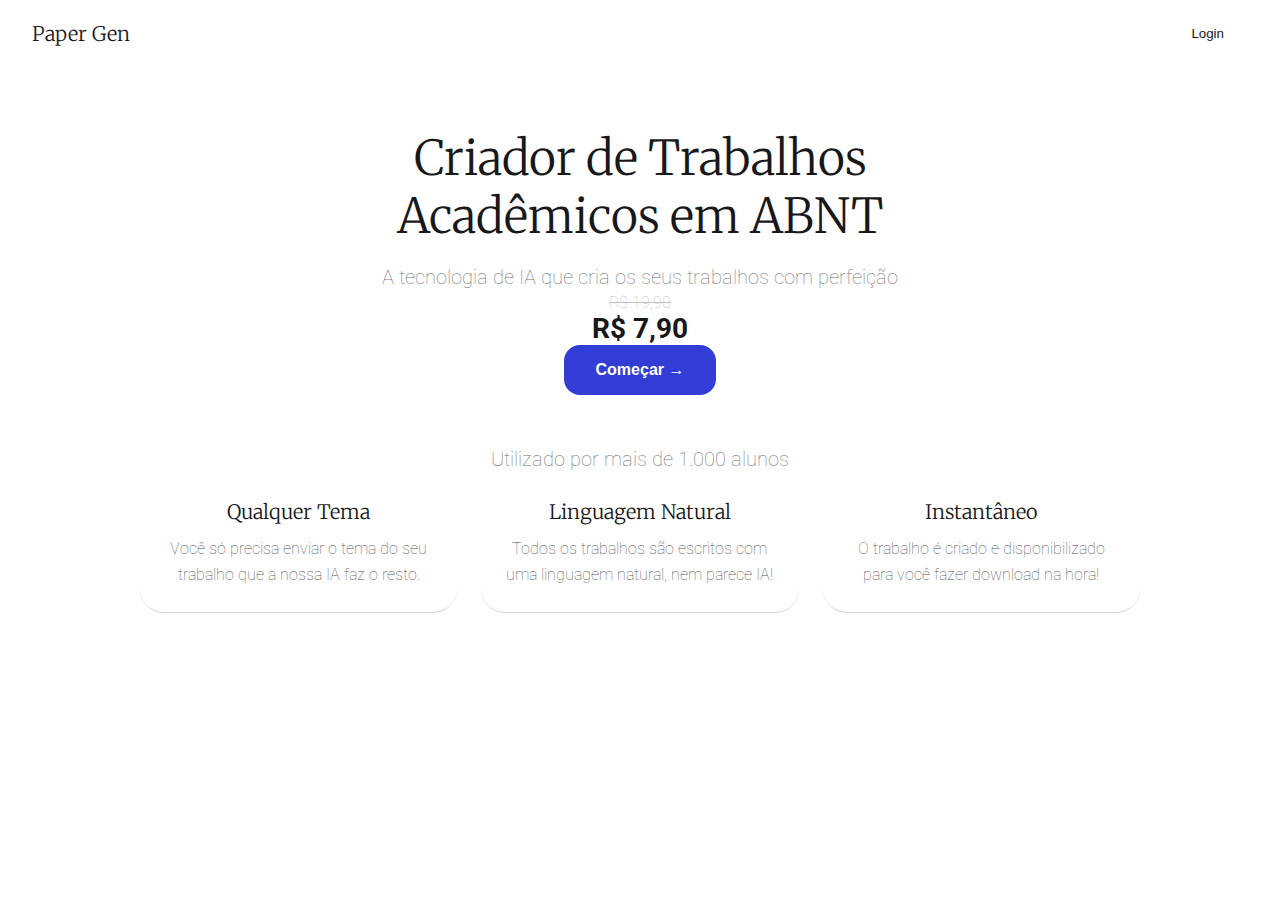
<file: index.html>
<!DOCTYPE html>
<html lang="en">
<head>
  <meta charset="UTF-8" />
  <meta name="viewport" content="width=device-width, initial-scale=1.0"/>
  <title>Paper Gen</title>
  <link href="https://cdn.jsdelivr.net/npm/bootstrap@5.3.6/dist/css/bootstrap.min.css" rel="stylesheet" integrity="sha384-4Q6Gf2aSP4eDXB8Miphtr37CMZZQ5oXLH2yaXMJ2w8e2ZtHTl7GptT4jmndRuHDT" crossorigin="anonymous">
  <link rel="stylesheet" href="style.css">
  <link href="https://fonts.googleapis.com/css2?family=Merriweather:wght@400;700&family=Roboto:wght@400;500&display=swap" rel="stylesheet" />
</head>
<body>

<header>
  <div class="logo">
    <span>Paper Gen</span>
  </div>
  <button class="login-button">Login</button>
</header>

<main>
  <!-- <div>
    ✨ AI-Powered Research Assistant
  </div> -->
  <h1>Criador de Trabalhos<br><span>Acadêmicos em ABNT</span></h1>
  <p class="subtitle">
    A tecnologia de IA que cria os seus trabalhos com perfeição
  </p>
 
    <div class="preco-promocao mt-4">
    <span class="preco-antigo">R$ 19,90</span>
    <span class="preco-novo">R$ 7,90</span>
  </div>
  <div class="cta-buttons mb-4">
    <button class="start-button mt-3">Começar →</button>
  </div>
   <p class="subtitle fs-6 mb-4">
    Utilizado por mais de 1.000 alunos
  </p>
  <div class="features">
    <div class="feature-card">
      <div class="feature-title">Qualquer Tema</div>
      <p class="feature-desc">
        Você só precisa enviar o tema do seu trabalho que a nossa IA faz o resto.
      </p>
    </div>
    <div class="feature-card">
      <div class="feature-title">Linguagem Natural</div>
      <p class="feature-desc">
        Todos os trabalhos são escritos com uma linguagem natural, nem parece IA!
      </p>
    </div>
    <div class="feature-card">
      <div class="feature-title">Instantâneo</div>
      <p class="feature-desc">
        O trabalho é criado e disponibilizado para você fazer download na hora!
      </p>
    </div>
  </div>
</main>

<script src="https://cdn.jsdelivr.net/npm/bootstrap@5.3.6/dist/js/bootstrap.bundle.min.js" integrity="sha384-j1CDi7MgGQ12Z7Qab0qlWQ/Qqz24Gc6BM0thvEMVjHnfYGF0rmFCozFSxQBxwHKO" crossorigin="anonymous"></script>
</body>
</html>
</file>
<file: style.css>
:root {
      --main-blue: rgb(50, 61, 214);
    }
    * { margin:0;
        padding:0;
        box-sizing:border-box;
        font-weight: lighter;
        color: #18181B;
     }
    body {
      font-family:'Roboto', sans-serif;
      background:#FFFFFF;
      color:var(--black);
      min-height:100vh;
      overflow-x:hidden;
    }
    header {
      display:flex;
      justify-content:space-between;
      align-items:center;
      padding:1rem 2rem;
    }
    .logo {
      display:flex;
      align-items:center;
      gap:0.5rem;
      font-family:'Merriweather', serif;
      font-size:1.25rem;
      
    }
    .logo-icon {
      width:2.5rem; height:2.5rem;
      background:var(--main-blue);
      border-radius:0.75rem;
      display:flex;
      align-items:center; justify-content:center;
      color:#FFFFFF;
      font-size:1rem;
    }
    .login-button {
      padding:0.6rem 1.5rem;
      background:#FFFFFF;
      border:1px solid var(--neutral-gray);
      border-radius:0.75rem;
      
      cursor:pointer;
      transition:0.3s;
    }
    .login-button:hover {
      border-color:var(--main-blue);
      color:var(--main-blue-dark);
      box-shadow:0 2px 6px rgba(0,0,0,0.1);
      transform:translateY(-2px);
    }
    main {
      text-align:center;
      padding:4rem 2rem;
    }
    .badge {
      display:inline-flex;
      align-items:center;
      gap:0.5rem;
      background:rgba(74,144,226,0.1);
      color:var(--main-blue);
      font-size:0.875rem;
      
      padding:0.5rem 1rem;
      border-radius:999px;
      margin-bottom:2rem;
    }
    h1 {
      font-family:'Merriweather', serif;
      font-size:3rem;
      
      line-height:1.2;
      margin-bottom:1rem;
    }
    .subtitle {
    /* color: #52525B; */
    color: #71717A;
      max-width:800px;
      margin:0 auto;
      font-size:1.25rem;
      
      line-height:1.6;
    }
    .cta-buttons {
      display:flex;
      flex-direction:column;
      align-items:center;
      gap:1rem;
      margin-bottom:3rem;
    }
    .start-button {
      background:var(--main-blue);
      font-weight: bold !important;
      color:#FFFFFF;
      padding:1rem 2rem;
      border:none;
      border-radius:1rem;
      font-size:1rem;
      cursor:pointer;
      transition:0.3s;
    }
    .start-button:hover {
      background:var(--main-blue);
      transform:translateY(-3px) scale(1.05);
      box-shadow:0 6px 20px rgba(0,0,0,0.1);
    }
    .watch-demo {
      background:transparent;
      color:var(--main-blue);
      border:none;
      padding:0.75rem 1rem;
      
      cursor:pointer;
      transition:0.3s;
      border-radius:0.75rem;
    }
    .watch-demo:hover {
      background:rgba(74,144,226,0.05);
      color:var(--main-blue-dark);
    }
    .features {
      display:grid;
      grid-template-columns:1fr;
      gap:1.5rem;
      max-width:1000px;
      margin:0 auto;
    }
    @media(min-width:768px){
      .features { grid-template-columns:repeat(3,1fr); }
    }
    .feature-card {
        display: flex;
        flex-direction: column;
        justify-content: start !important;
        background:#FFFFFF;
        border-bottom:1px solid #d6d6d6;
        border-radius: 1.5em;
        padding:1.5rem;
        transition:0.3s;
    }
    /* .feature-card:hover {
      border-color:rgba(74,144,226,0.2);
      box-shadow:0 8px 30px rgba(0,0,0,0.1);
      transform:translateY(-0.5rem);
    } */
    
    .feature-title {
      font-family:'Merriweather', serif;
      font-size:1.25rem;
      margin-bottom:0.75rem;
    }
    .feature-desc {
      color: #52525B;
      line-height:1.6;
    }
    .preco-promocao {
    display: flex;
    flex-direction: column;
    align-items: center;
    font-family: 'Roboto', sans-serif;
    }

  .preco-antigo {
    text-decoration: line-through;
    color: #999;
    font-size: 1rem;
    opacity: 0.6;
  }

  .preco-novo {
    font-weight: bold;
    font-size: 1.75rem;
    border-radius: 0.5rem;
  }
</file>
